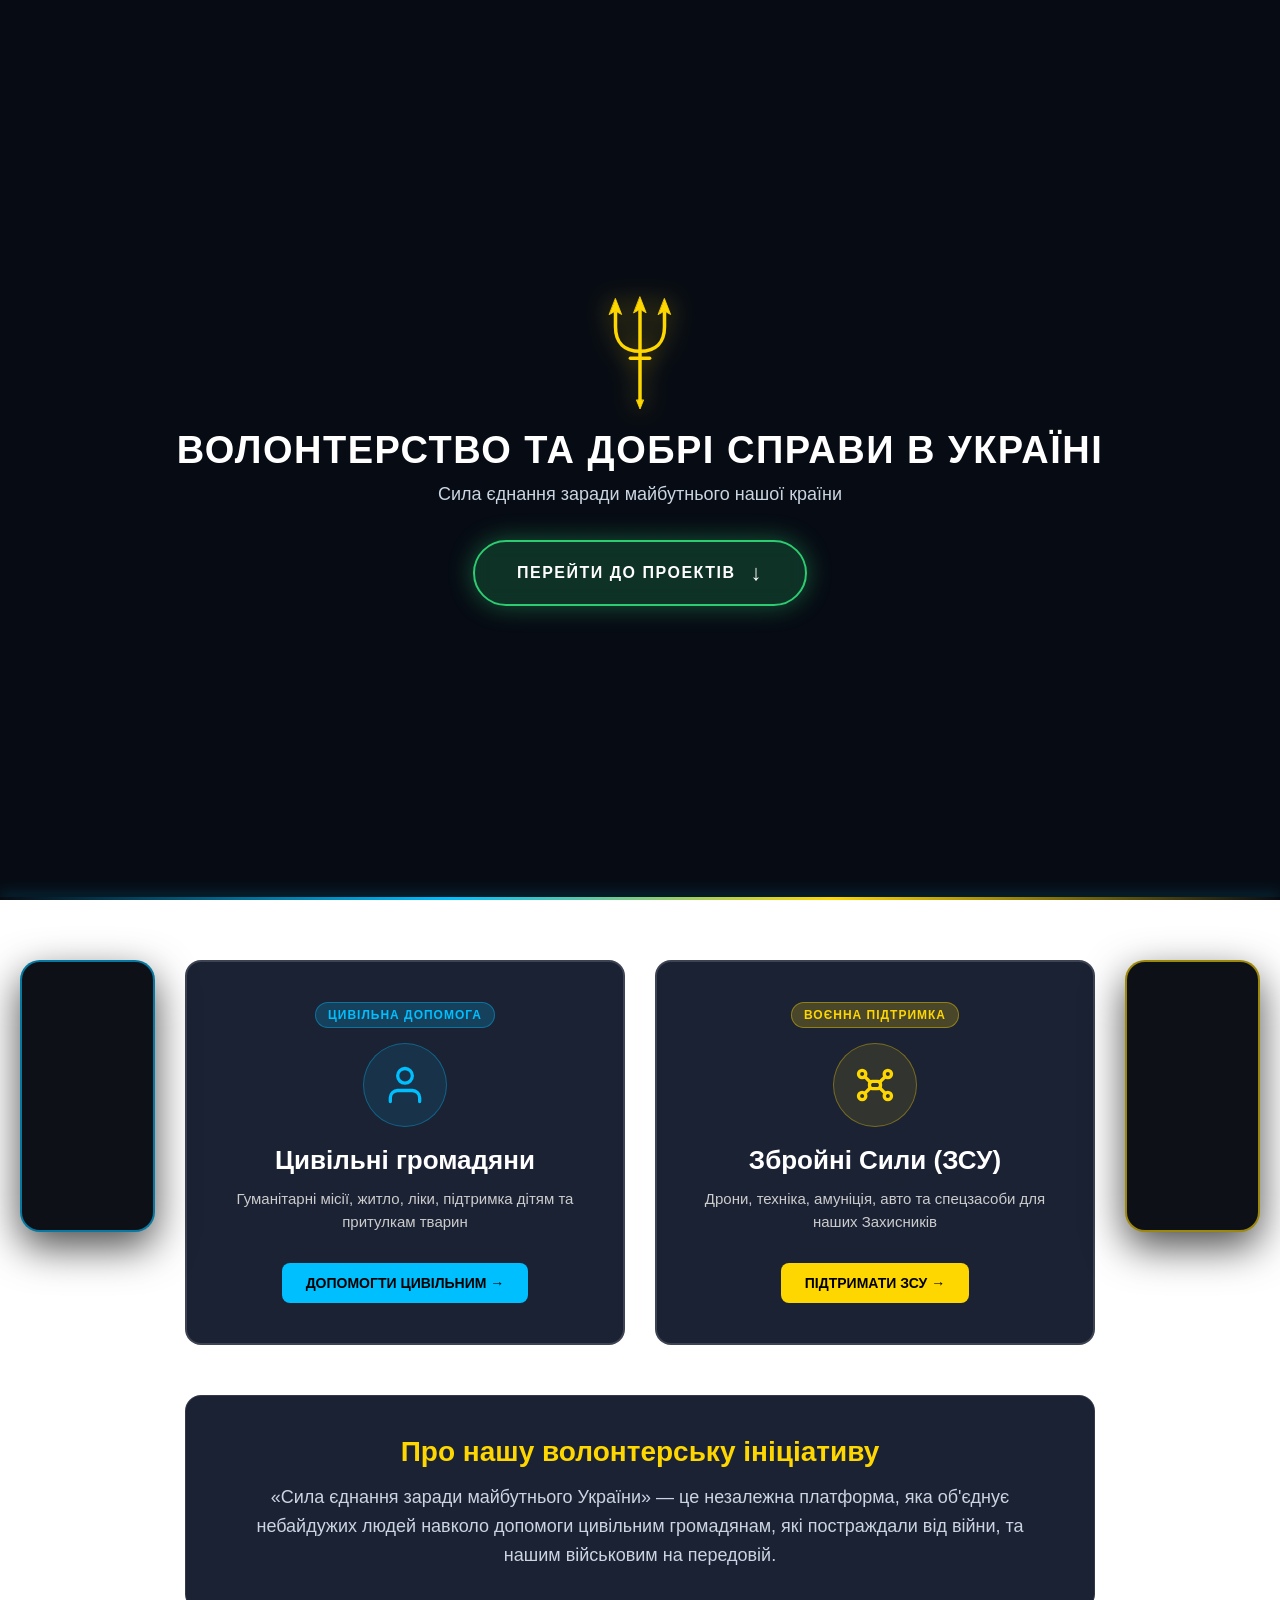
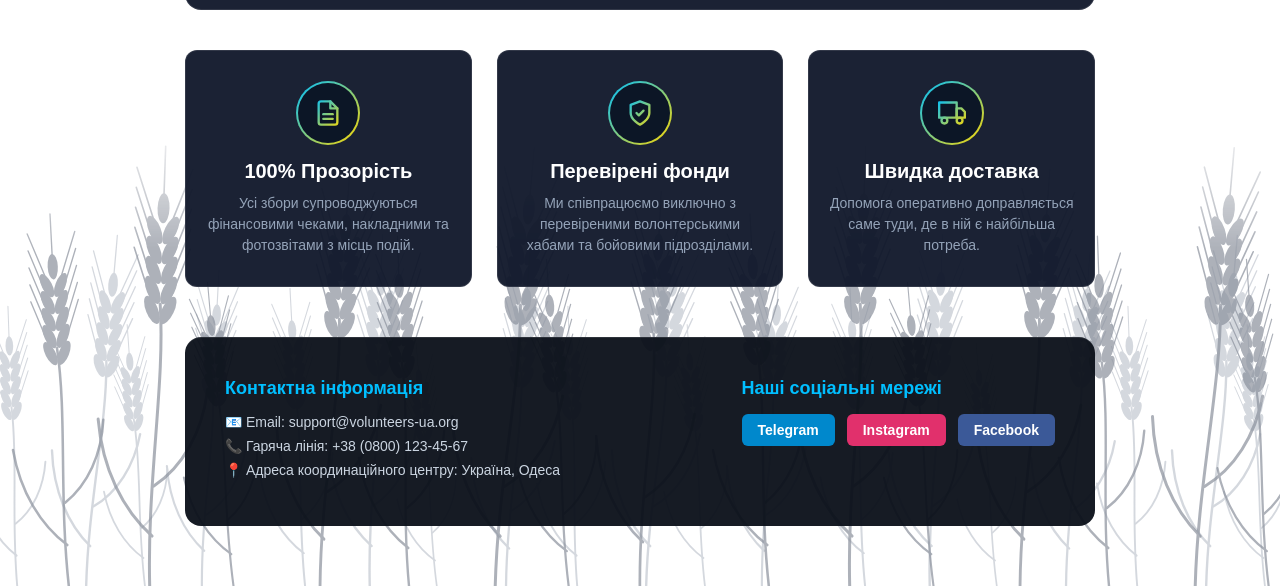
<file: index.html>
<!DOCTYPE html>
<html lang="uk">
<head>
    <meta charset="UTF-8">
    <meta name="viewport" content="width=device-width, initial-scale=1.0">
    <title>Волонтерство та добрі справи в Україні</title>
    <link rel="stylesheet" href="style.css">
    <link rel="stylesheet" href="style-extra.css">
</head>
<body>

    <section class="hero-section">
        <div class="video-container">
            <video class="hero-video" src="videoplayback.mp4" autoplay muted loop playsinline></video>
            <div class="video-shield"></div>
            <div class="video-loader-plug"></div>
        </div>

        <div class="video-overlay"></div>
        <div class="hero-content">
            <div class="hero-emblem">
                <svg viewBox="0 0 80 132" fill="none" stroke="currentColor" stroke-width="4" stroke-linecap="round" stroke-linejoin="round" aria-label="Тризуб">
                    <path d="M40 18V122"></path>
                    <path d="M40 64C22 64 12 54 12 36V20"></path>
                    <path d="M40 64C58 64 68 54 68 36V20"></path>
                    <path d="M29 72H51"></path>
                    <path d="M40 2L47 20L40 16L33 20Z" fill="currentColor" stroke-width="1"></path>
                    <path d="M12 4L19 22L12 18L5 22Z" fill="currentColor" stroke-width="1"></path>
                    <path d="M68 4L75 22L68 18L61 22Z" fill="currentColor" stroke-width="1"></path>
                    <path d="M36 120L40 130L44 120Z" fill="currentColor" stroke-width="1"></path>
                </svg>
            </div>
            <h1>ВОЛОНТЕРСТВО ТА ДОБРІ СПРАВИ В УКРАЇНІ</h1>
            <p>Сила єднання заради майбутнього нашої країни</p>

            <a href="#main-content" class="scroll-down-btn">
                <span>ПЕРЕЙТИ ДО ПРОЕКТІВ</span>
                <div class="scroll-arrow-icon">↓</div>
            </a>
        </div>

        <div class="section-divider"></div>
    </section>

    <div id="main-content" class="about-project-section">

        <div class="wheat-bg">
            <div class="wheat-layer wheat-back"></div>
            <div class="wheat-layer wheat-front"></div>
        </div>

        <div class="side-image left-side-img">
            <img src="b7m7uj---c1250x656x0sx23s--9a4e9109241ed51bf35db91b000b8a39.jpg" class="slide" style="--i:0; --dir:1;">
            <img src="Картинка-волонтерство.jpg" class="slide" style="--i:1; --dir:1;">
        </div>

        <div class="side-image right-side-img">
            <img src="434002153.png" class="slide" style="--i:0; --dir:-1;">
            <img src="4340021.png" class="slide" style="--i:1; --dir:-1;">
        </div>

        <div class="choice-container">
            <a href="civilian.html" class="choice-card civilian">
                <div class="card-badge">ЦИВІЛЬНА ДОПОМОГА</div>
                <div class="choice-icon-circle">
                    <svg class="choice-svg" viewBox="0 0 24 24" fill="none" stroke="currentColor" stroke-width="1.8" stroke-linecap="round" stroke-linejoin="round">
                        <path d="M20 21v-2a4 4 0 0 0-4-4H8a4 4 0 0 0-4 4v2"></path>
                        <circle cx="12" cy="7" r="4"></circle>
                    </svg>
                </div>
                <h2>Цивільні громадяни</h2>
                <p>Гуманітарні місії, житло, ліки, підтримка дітям та притулкам тварин</p>
                <span class="btn-choice">ДОПОМОГТИ ЦИВІЛЬНИМ →</span>
            </a>
            <a href="military.html" class="choice-card military">
                <div class="card-badge gold">ВОЄННА ПІДТРИМКА</div>
                <div class="choice-icon-circle gold-theme">
                    <svg class="choice-svg" viewBox="0 0 24 24" fill="none" stroke="currentColor" stroke-width="1.8" stroke-linecap="round" stroke-linejoin="round">
                        <rect x="9" y="10" width="6" height="4" rx="1.5"></rect>
                        <path d="M9.5 10.5L6.4 7.4M14.5 10.5l3.1-3.1M9.5 13.5l-3.1 3.1M14.5 13.5l3.1 3.1"></path>
                        <circle cx="5" cy="6" r="2"></circle>
                        <circle cx="19" cy="6" r="2"></circle>
                        <circle cx="5" cy="18" r="2"></circle>
                        <circle cx="19" cy="18" r="2"></circle>
                    </svg>
                </div>
                <h2>Збройні Сили (ЗСУ)</h2>
                <p>Дрони, техніка, амуніція, авто та спецзасоби для наших Захисників</p>
                <span class="btn-choice gold">ПІДТРИМАТИ ЗСУ →</span>
            </a>
        </div>

        <div class="project-info-card">
            <h2>Про нашу волонтерську ініціативу</h2>
            <p class="project-mission">«Сила єднання заради майбутнього України» — це незалежна платформа, яка об'єднує небайдужих людей навколо допомоги цивільним громадянам, які постраждали від війни, та нашим військовим на передовій.</p>
        </div>

        <svg width="0" height="0" style="position:absolute" aria-hidden="true">
            <defs>
                <linearGradient id="uaGradient" gradientUnits="userSpaceOnUse" x1="0" y1="0" x2="24" y2="24">
                    <stop offset="0%" stop-color="#00bfff"/>
                    <stop offset="100%" stop-color="#ffd700"/>
                </linearGradient>
            </defs>
        </svg>

        <div class="trust-features-grid">
            <div class="trust-box">
                <div class="trust-icon-wrapper">
                    <svg class="trust-svg" viewBox="0 0 24 24" fill="none" stroke-width="2" stroke-linecap="round" stroke-linejoin="round">
                        <path d="M14 2H6a2 2 0 0 0-2 2v16a2 2 0 0 0 2 2h12a2 2 0 0 0 2-2V8z"></path>
                        <polyline points="14 2 14 8 20 8"></polyline>
                        <line x1="16" y1="13" x2="8" y2="13"></line>
                        <line x1="16" y1="17" x2="8" y2="17"></line>
                    </svg>
                </div>
                <h3>100% Прозорість</h3>
                <p>Усі збори супроводжуються фінансовими чеками, накладними та фотозвітами з місць подій.</p>
            </div>

            <div class="trust-box">
                <div class="trust-icon-wrapper">
                    <svg class="trust-svg" viewBox="0 0 24 24" fill="none" stroke-width="2" stroke-linecap="round" stroke-linejoin="round">
                        <path d="M12 22s8-4 8-10V5l-8-3-8 3v7c0 6 8 10 8 10z"></path>
                        <polyline points="9 12 11 14 15 10"></polyline>
                    </svg>
                </div>
                <h3>Перевірені фонди</h3>
                <p>Ми співпрацюємо виключно з перевіреними волонтерськими хабами та бойовими підрозділами.</p>
            </div>

            <div class="trust-box">
                <div class="trust-icon-wrapper">
                    <svg class="trust-svg" viewBox="0 0 24 24" fill="none" stroke-width="2" stroke-linecap="round" stroke-linejoin="round">
                        <rect x="1" y="3" width="15" height="13"></rect>
                        <polygon points="16 8 20 8 23 11 23 16 16 16 16 8"></polygon>
                        <circle cx="5.5" cy="18.5" r="2.5"></circle>
                        <circle cx="18.5" cy="18.5" r="2.5"></circle>
                    </svg>
                </div>
                <h3>Швидка доставка</h3>
                <p>Допомога оперативно доправляється саме туди, де в ній є найбільша потреба.</p>
            </div>
        </div>

        <footer class="site-footer">
            <div class="footer-col">
                <h3>Контактна інформація</h3>
                <p>📧 Email: support@volunteers-ua.org</p>
                <p>📞 Гаряча лінія: +38 (0800) 123-45-67</p>
                <p>📍 Адреса координаційного центру: Україна, Одеса</p>
            </div>
            <div class="footer-col">
                <h3>Наші соціальні мережі</h3>
                <div class="social-links">
                    <a href="#" class="social-btn telegram">Telegram</a>
                    <a href="#" class="social-btn instagram">Instagram</a>
                    <a href="#" class="social-btn facebook">Facebook</a>
                </div>
            </div>
        </footer>
    </div>
</body>
</html>
</file>
<file: style.css>
* {
    box-sizing: border-box;
    margin: 0;
    padding: 0;
}

html {
    scroll-behavior: smooth;
}

body {
    font-family: 'Segoe UI', Tahoma, Geneva, Verdana, sans-serif;
    background-color: #0d1117;
    color: #fff;
    overflow-x: hidden;
}

.hero-section {
    position: relative;
    width: 100%;
    min-height: 100vh;
    display: flex;
    flex-direction: column;
    justify-content: center;
    align-items: center;
    text-align: center;
    padding: 40px 20px;
    background-color: #000;
    overflow: hidden;
}

.video-container {
    --video-length: 91.4s;
    --video-delay: 0s;
    position: absolute;
    top: 50%;
    left: 50%;
    transform: translate(-50%, -50%);
    width: 100vw;
    height: 56.25vw;
    min-height: 120%;
    min-width: 177.77vh;
    pointer-events: none;
    z-index: 0;
    overflow: hidden;
}

.video-container video {
    width: 100%;
    height: 100%;
    object-fit: cover;
    transform: scale(1.15);
    pointer-events: none;
}

.video-shield {
    position: absolute;
    top: 0;
    left: 0;
    width: 100%;
    height: 100%;
    z-index: 2;
    pointer-events: none;
}

.video-loader-plug {
    position: absolute;
    top: 0;
    left: 0;
    width: 100%;
    height: 100%;
    background-color: #000;
    z-index: 10;
    pointer-events: none;
    animation: videoFade var(--video-length) linear var(--video-delay) infinite;
    animation-fill-mode: backwards;
}

@keyframes videoFade {
    0%     { opacity: 1; animation-timing-function: ease-in-out; }
    2.2%   { opacity: 0; }
    97.8%  { opacity: 0; animation-timing-function: ease-in-out; }
    100%   { opacity: 1; }
}

.video-overlay {
    position: absolute;
    top: 0;
    left: 0;
    width: 100%;
    height: 100%;
    background: rgba(10, 16, 26, 0.78);
    z-index: 1;
}

.hero-content {
    position: relative;
    z-index: 2;
    max-width: 1200px;
    width: 100%;
}

.hero-emblem {
    width: 70px;
    height: 116px;
    margin: 0 auto 18px auto;
    color: #ffd700;
    filter: drop-shadow(0 0 12px rgba(255, 215, 0, 0.5));
}

.hero-emblem svg {
    width: 100%;
    height: 100%;
}

.hero-content h1 {
    font-size: 38px;
    margin-bottom: 12px;
    letter-spacing: 1.5px;
    text-transform: uppercase;
}

.hero-content p {
    font-size: 18px;
    color: #cbd5e1;
    margin-bottom: 35px;
}

.scroll-down-btn {
    display: inline-flex;
    align-items: center;
    gap: 15px;
    padding: 18px 42px;
    background: rgba(46, 204, 113, 0.2);
    border: 2px solid #2ecc71;
    color: #fff;
    text-decoration: none;
    border-radius: 40px;
    font-weight: bold;
    font-size: 16px;
    letter-spacing: 1.5px;
    backdrop-filter: blur(10px);
    transition: all 0.3s ease;
    box-shadow: 0 0 25px rgba(46, 204, 113, 0.4);
}

.scroll-arrow-icon {
    font-size: 22px;
    animation: bounceArrow 1.5s infinite;
}

@keyframes bounceArrow {
    0%, 100% { transform: translateY(0); }
    50% { transform: translateY(6px); }
}

.scroll-down-btn:hover {
    background: rgba(46, 204, 113, 0.45);
    box-shadow: 0 0 35px rgba(46, 204, 113, 0.8);
    transform: translateY(-4px);
    border-color: #27ae60;
}

.section-divider {
    position: absolute;
    bottom: 0;
    left: 0;
    width: 100%;
    height: 3px;
    z-index: 3;
    background: linear-gradient(90deg, transparent 0%, #00bfff 35%, #ffd700 65%, transparent 100%);
    box-shadow: 0 0 15px rgba(0, 191, 255, 0.6);
}

.about-project-section {
    position: relative;
    max-width: 950px;
    margin: 0 auto;
    padding: 60px 20px;
    color: #fff;
    isolation: isolate;
    view-timeline-name: --main;
    view-timeline-axis: block;
}

.side-image {
    --n: 2;
    --step: 3s;
    position: absolute;
    top: 60px;
    width: 465px;
    height: 936px;
    border-radius: 20px;
    border: 2px solid rgba(255, 255, 255, 0.2);
    box-shadow: 0 15px 40px rgba(0,0,0,0.7);
    overflow: hidden;
    background: #0d1117;
    z-index: 5;
}

.left-side-img  { left: -456px;  border-color: rgba(0, 191, 255, 0.6); }
.right-side-img { right: -456px; border-color: rgba(255, 215, 0, 0.6); }

@keyframes panelFromLeft {
    from { opacity: 0; transform: translateX(-350px); }
    to   { opacity: 1; transform: translateX(0); }
}

@keyframes panelFromRight {
    from { opacity: 0; transform: translateX(350px); }
    to   { opacity: 1; transform: translateX(0); }
}

@supports (animation-timeline: view()) {
    .left-side-img {
        animation: panelFromLeft linear both;
        animation-timeline: --main;
        animation-range: entry 0% entry 100%;
    }

    .right-side-img {
        animation: panelFromRight linear both;
        animation-timeline: --main;
        animation-range: entry 0% entry 100%;
    }
}

.slide {
    position: absolute;
    inset: 0;
    width: 100%;
    height: 100%;
    object-fit: cover;
    opacity: 0;
    animation: slideShow2 calc(var(--n) * var(--step)) ease-in-out infinite;
    animation-delay: calc(var(--i) * var(--step));
}

@keyframes slideShow2 {
    0%      { opacity: 0; transform: translateX(calc(var(--dir) * -40px)); }
    15%     { opacity: 1; transform: translateX(0); }
    50%     { opacity: 1; transform: translateX(0); }
    65%     { opacity: 0; transform: translateX(calc(var(--dir) * 40px)); }
    100%    { opacity: 0; transform: translateX(calc(var(--dir) * 40px)); }
}

.choice-container {
    display: flex;
    gap: 30px;
    justify-content: center;
    margin-bottom: 50px;
    position: relative;
    z-index: 3;
}

.choice-card {
    flex: 1;
    background: rgba(15, 23, 42, 0.85);
    backdrop-filter: blur(12px);
    border: 2px solid rgba(255, 255, 255, 0.15);
    border-radius: 16px;
    padding: 40px 30px;
    text-decoration: none;
    color: #fff;
    display: flex;
    flex-direction: column;
    align-items: center;
    text-align: center;
    transition: all 0.4s ease;
}

.choice-card.civilian:hover {
    transform: scale(1.03) translateY(-5px);
    border-color: #00bfff;
    background: rgba(0, 30, 50, 0.9);
    box-shadow: 0 0 35px rgba(0,191,255,0.6);
}

.choice-card.military:hover {
    transform: scale(1.03) translateY(-5px);
    border-color: #ffd700;
    background: rgba(50, 40, 10, 0.9);
    box-shadow: 0 0 35px rgba(255,215,0,0.6);
}

.card-badge {
    font-size: 12px;
    font-weight: bold;
    letter-spacing: 1px;
    background: rgba(0, 191, 255, 0.2);
    color: #00bfff;
    padding: 5px 12px;
    border-radius: 20px;
    margin-bottom: 15px;
    border: 1px solid rgba(0, 191, 255, 0.4);
}

.card-badge.gold {
    background: rgba(255, 215, 0, 0.2);
    color: #ffd700;
    border: 1px solid rgba(255, 215, 0, 0.4);
}

.choice-icon-circle {
    width: 84px;
    height: 84px;
    margin-bottom: 18px;
    background: rgba(0, 191, 255, 0.1);
    border: 1px solid rgba(0, 191, 255, 0.35);
    border-radius: 50%;
    display: flex;
    align-items: center;
    justify-content: center;
    color: #00bfff;
    transition: 0.3s ease;
}

.choice-icon-circle.gold-theme {
    background: rgba(255, 215, 0, 0.1);
    border: 1px solid rgba(255, 215, 0, 0.35);
    color: #ffd700;
}

.choice-svg {
    width: 44px;
    height: 44px;
}

.choice-card.civilian:hover .choice-icon-circle {
    transform: scale(1.1);
    box-shadow: 0 0 22px rgba(0, 191, 255, 0.5);
}

.choice-card.military:hover .choice-icon-circle {
    transform: scale(1.1);
    box-shadow: 0 0 22px rgba(255, 215, 0, 0.5);
}

.choice-card h2 {
    font-size: 26px;
    margin-bottom: 12px;
}

.choice-card p {
    font-size: 15px;
    color: #ccc;
    line-height: 1.5;
    margin-bottom: 30px;
}

.btn-choice {
    margin-top: auto;
    padding: 12px 24px;
    background: #00bfff;
    color: #000;
    font-weight: bold;
    border-radius: 8px;
    font-size: 14px;
}

.btn-choice.gold {
    background: #ffd700;
}

.project-info-card {
    background: rgba(255, 255, 255, 0.05);
    backdrop-filter: blur(12px);
    border: 1px solid rgba(255, 255, 255, 0.1);
    border-radius: 16px;
    padding: 40px;
    text-align: center;
    margin-bottom: 40px;
}

.project-info-card h2 {
    font-size: 28px;
    margin-bottom: 15px;
    color: #ffd700;
}

.project-mission {
    font-size: 18px;
    color: #cbd5e1;
    line-height: 1.6;
    max-width: 900px;
    margin: 0 auto;
}

.trust-features-grid {
    display: flex;
    gap: 25px;
    margin-bottom: 50px;
}

.trust-box {
    flex: 1;
    background: rgba(15, 23, 42, 0.7);
    border: 1px solid rgba(255, 255, 255, 0.1);
    border-radius: 12px;
    padding: 30px 20px;
    text-align: center;
}

.trust-icon-wrapper {
    width: 64px;
    height: 64px;
    margin: 0 auto 15px auto;
    border: 2px solid transparent;
    border-radius: 50%;
    background:
        linear-gradient(#0c1626, #0c1626) padding-box,
        linear-gradient(135deg, #00bfff, #ffd700) border-box;
    display: flex;
    align-items: center;
    justify-content: center;
    transition: 0.3s ease;
}

.trust-svg {
    width: 28px;
    height: 28px;
    stroke: url(#uaGradient);
}

.trust-box:hover .trust-icon-wrapper {
    transform: scale(1.1);
    box-shadow: 0 0 18px rgba(0, 191, 255, 0.45), 0 0 28px rgba(255, 215, 0, 0.3);
}

.trust-box h3 {
    font-size: 20px;
    margin-bottom: 10px;
}

.trust-box p {
    font-size: 14px;
    color: #94a3b8;
    line-height: 1.5;
}

.site-footer {
    display: flex;
    justify-content: space-between;
    background: rgba(10, 15, 25, 0.9);
    border-top: 1px solid rgba(255, 255, 255, 0.1);
    padding: 40px;
    border-radius: 16px;
    gap: 30px;
}

.footer-col h3 {
    font-size: 18px;
    margin-bottom: 15px;
    color: #00bfff;
}

.footer-col p {
    font-size: 14px;
    color: #cbd5e1;
    margin-bottom: 8px;
}

.social-links {
    display: flex;
    gap: 12px;
}

.social-btn {
    text-decoration: none;
    padding: 8px 16px;
    border-radius: 6px;
    font-size: 14px;
    font-weight: bold;
    color: #fff;
    transition: 0.3s;
}

.social-btn.telegram { background-color: #0088cc; }
.social-btn.instagram { background-color: #e1306c; }
.social-btn.facebook { background-color: #3b5998; }

.social-btn:hover {
    opacity: 0.85;
    transform: translateY(-2px);
}

.wheat-bg {
    --wheat: url("data:image/svg+xml;utf8,<svg xmlns='http://www.w3.org/2000/svg' xmlns:xlink='http://www.w3.org/1999/xlink' viewBox='0 0 700 460'><defs><g id='w'><g fill='none' stroke='%231a3a6e' stroke-linecap='round'><path stroke-width='3' d='M0 0C-8 -110 8 -210 0 -292'/><path stroke-width='3' d='M0 -60C-30 -85 -52 -125 -58 -175'/><path stroke-width='3' d='M0 -110C28 -130 46 -165 50 -205'/><g stroke-width='1.6'><path d='M-10 -298L-28 -348M10 -298L28 -348M-10 -318L-28 -368M10 -318L28 -368M-10 -338L-28 -388M10 -338L28 -388M-10 -358L-28 -408M10 -358L28 -408M-10 -378L-28 -428M10 -378L28 -428M0 -402L0 -450'/></g></g><g fill='%231a3a6e'><ellipse cx='-8' cy='-286' rx='6' ry='15' transform='rotate(-24 -8 -286)'/><ellipse cx='8' cy='-286' rx='6' ry='15' transform='rotate(24 8 -286)'/><ellipse cx='-8' cy='-306' rx='6' ry='15' transform='rotate(-24 -8 -306)'/><ellipse cx='8' cy='-306' rx='6' ry='15' transform='rotate(24 8 -306)'/><ellipse cx='-8' cy='-326' rx='6' ry='15' transform='rotate(-24 -8 -326)'/><ellipse cx='8' cy='-326' rx='6' ry='15' transform='rotate(24 8 -326)'/><ellipse cx='-8' cy='-346' rx='6' ry='15' transform='rotate(-24 -8 -346)'/><ellipse cx='8' cy='-346' rx='6' ry='15' transform='rotate(24 8 -346)'/><ellipse cx='-8' cy='-366' rx='6' ry='15' transform='rotate(-24 -8 -366)'/><ellipse cx='8' cy='-366' rx='6' ry='15' transform='rotate(24 8 -366)'/><ellipse cx='0' cy='-388' rx='6' ry='15'/></g></g></defs><use xlink:href='%23w' transform='translate(70 470) scale(.85) rotate(-3)'/><use xlink:href='%23w' transform='translate(150 470) scale(1) rotate(2)'/><use xlink:href='%23w' transform='translate(235 470) scale(.7) rotate(-5)'/><use xlink:href='%23w' transform='translate(320 470) scale(.95) rotate(4)'/><use xlink:href='%23w' transform='translate(410 470) scale(.8) rotate(-2)'/><use xlink:href='%23w' transform='translate(495 470) scale(1) rotate(5)'/><use xlink:href='%23w' transform='translate(570 470) scale(.75) rotate(-4)'/><use xlink:href='%23w' transform='translate(640 470) scale(.9) rotate(3)'/></svg>");
    position: absolute;
    bottom: 0;
    left: 50%;
    margin-left: -50vw;
    width: 100vw;
    height: 480px;
    z-index: -1;
    pointer-events: none;
    overflow: hidden;
    -webkit-mask-image: linear-gradient(to top, #000 70%, transparent 100%);
    mask-image: linear-gradient(to top, #000 70%, transparent 100%);
}

.wheat-layer {
    position: absolute;
    inset: 0;
    background-image: var(--wheat);
    background-repeat: repeat-x;
    background-position: left bottom;
    transform-origin: bottom center;
}

.wheat-back {
    background-size: 560px auto;
    background-position: 250px bottom;
    opacity: 0.35;
    animation: wheatSway 7s ease-in-out infinite;
}

.wheat-front {
    background-size: 700px auto;
    opacity: 0.6;
    animation: wheatSway 5s ease-in-out infinite reverse;
}

@keyframes wheatSway {
    0%, 100% { transform: skewX(-1.2deg); }
    50%      { transform: skewX(1.2deg); }
}

@media (prefers-reduced-motion: reduce) {
    .wheat-layer { animation: none; }
}

@media screen and (max-width: 1880px) {
    .side-image {
        display: none;
    }
}

@media screen and (max-width: 768px) {
    .choice-container,
    .trust-features-grid,
    .site-footer {
        flex-direction: column;
    }
}
body {
    background-color: #fff;
}

.choice-card {
    background: rgba(15, 23, 42, 0.95);
}

.project-info-card {
    background: rgba(15, 23, 42, 0.95);
}

.trust-box {
    background: rgba(15, 23, 42, 0.95);
}

.site-footer {
    background: rgba(10, 15, 25, 0.95);
}

.wheat-layer {
    background-image: none;
    -webkit-mask-image: var(--wheat);
    mask-image: var(--wheat);
    -webkit-mask-repeat: repeat-x;
    mask-repeat: repeat-x;
}

.wheat-back {
    background-color: #b8bec8;
    opacity: 0.6;
    -webkit-mask-size: 560px auto;
    mask-size: 560px auto;
    -webkit-mask-position: 250px bottom;
    mask-position: 250px bottom;
}

.wheat-front {
    background-color: #8a909c;
    opacity: 0.7;
    -webkit-mask-size: 700px auto;
    mask-size: 700px auto;
    -webkit-mask-position: left bottom;
    mask-position: left bottom;
}
</file>
<file: style-extra.css>
.side-image {
    --pw: min(465px, calc((100vw - 950px) / 2 - 30px));
    width: var(--pw);
    height: calc(var(--pw) * 2.013);
}
.left-side-img  { left:  calc(-1 * var(--pw) - 10px); }
.right-side-img { right: calc(-1 * var(--pw) - 10px); }
@media screen and (max-width: 1880px) {
    .side-image { display: block; }
}
@media screen and (max-width: 1250px) {
    .side-image { display: none; }
}
</file>
